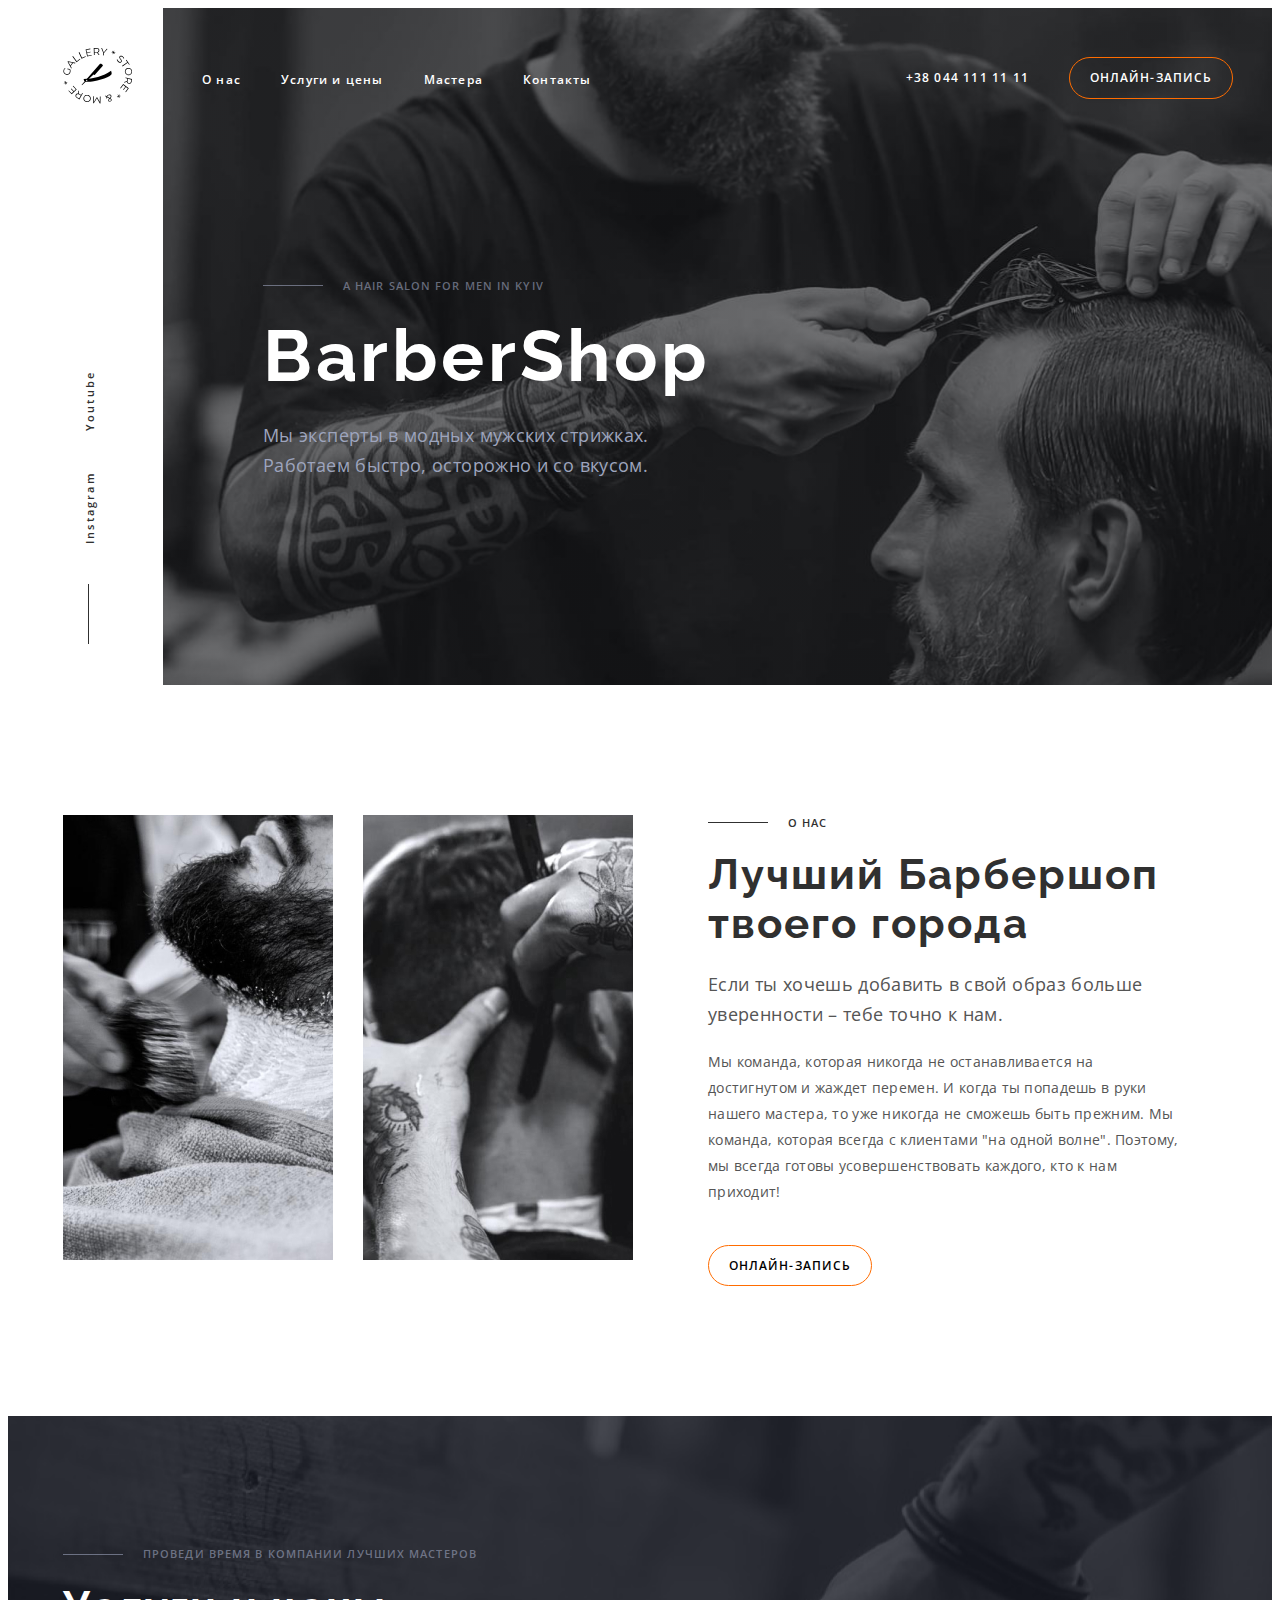
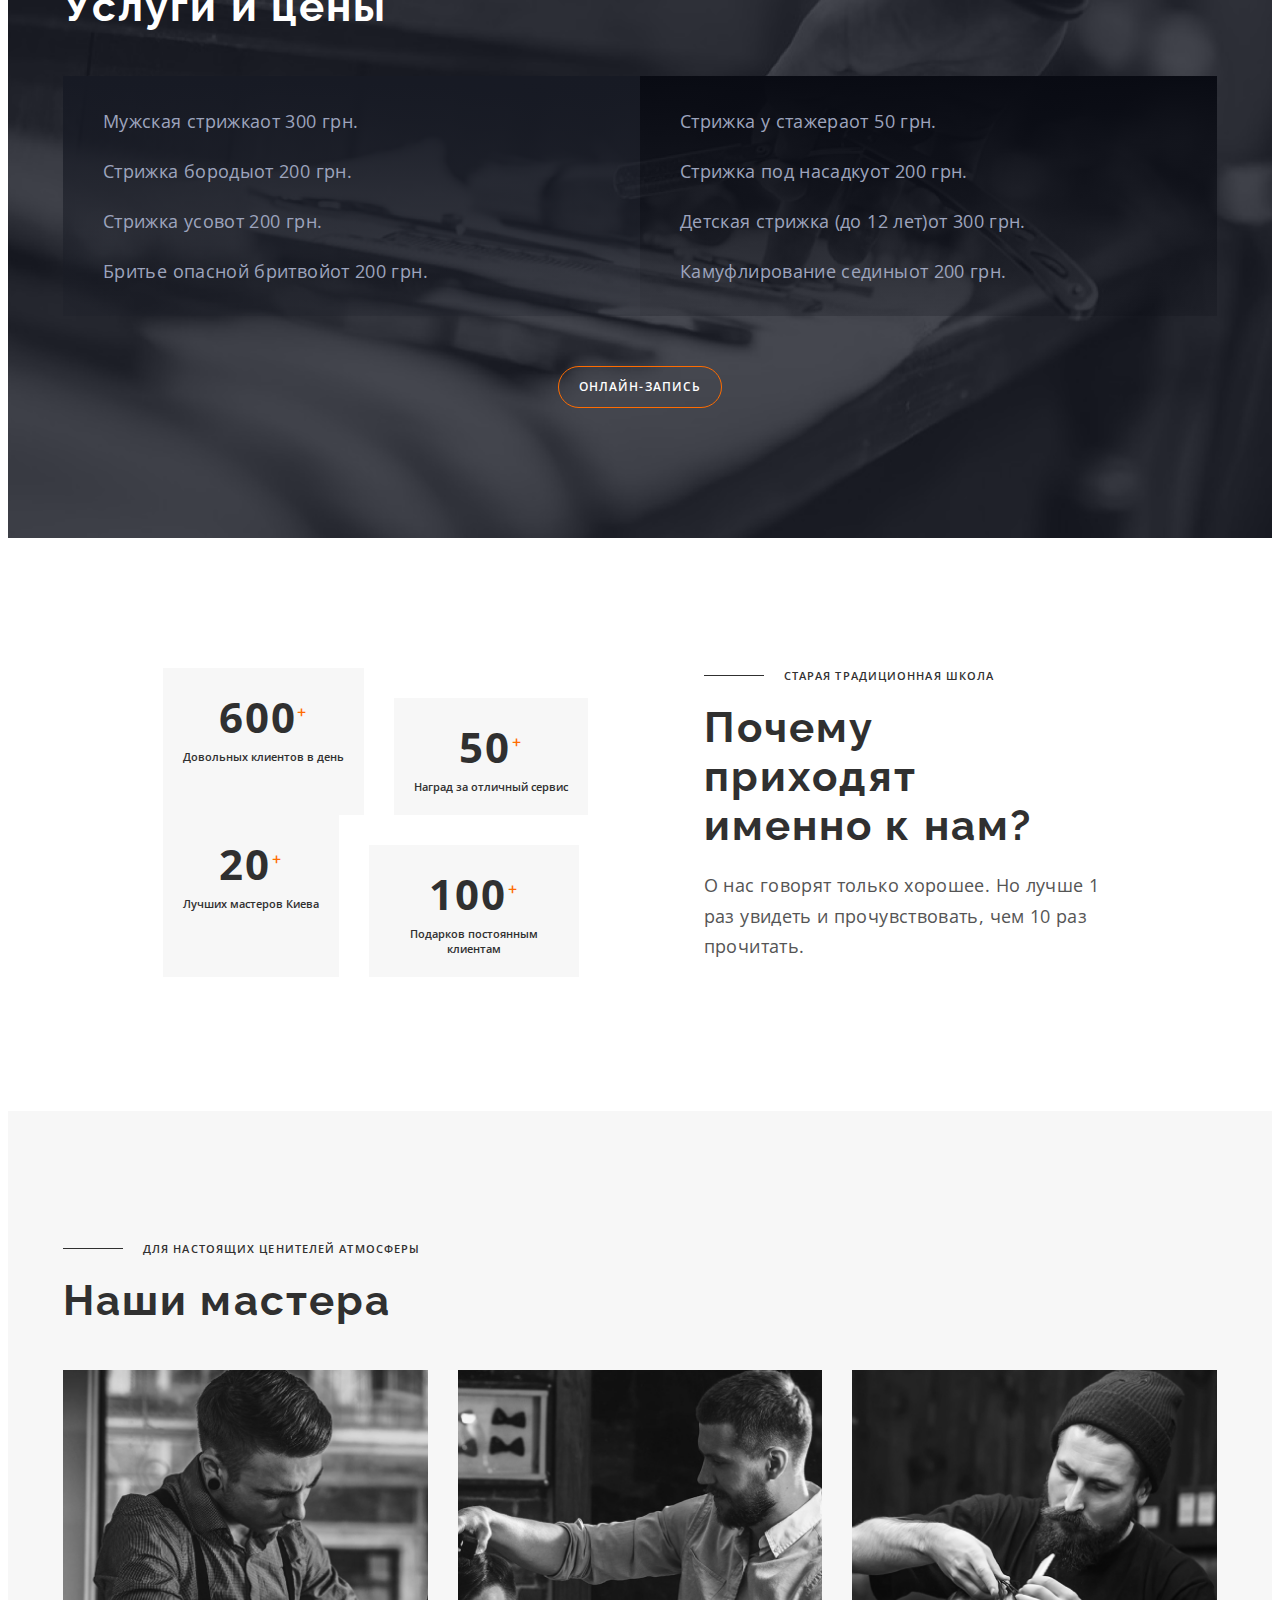
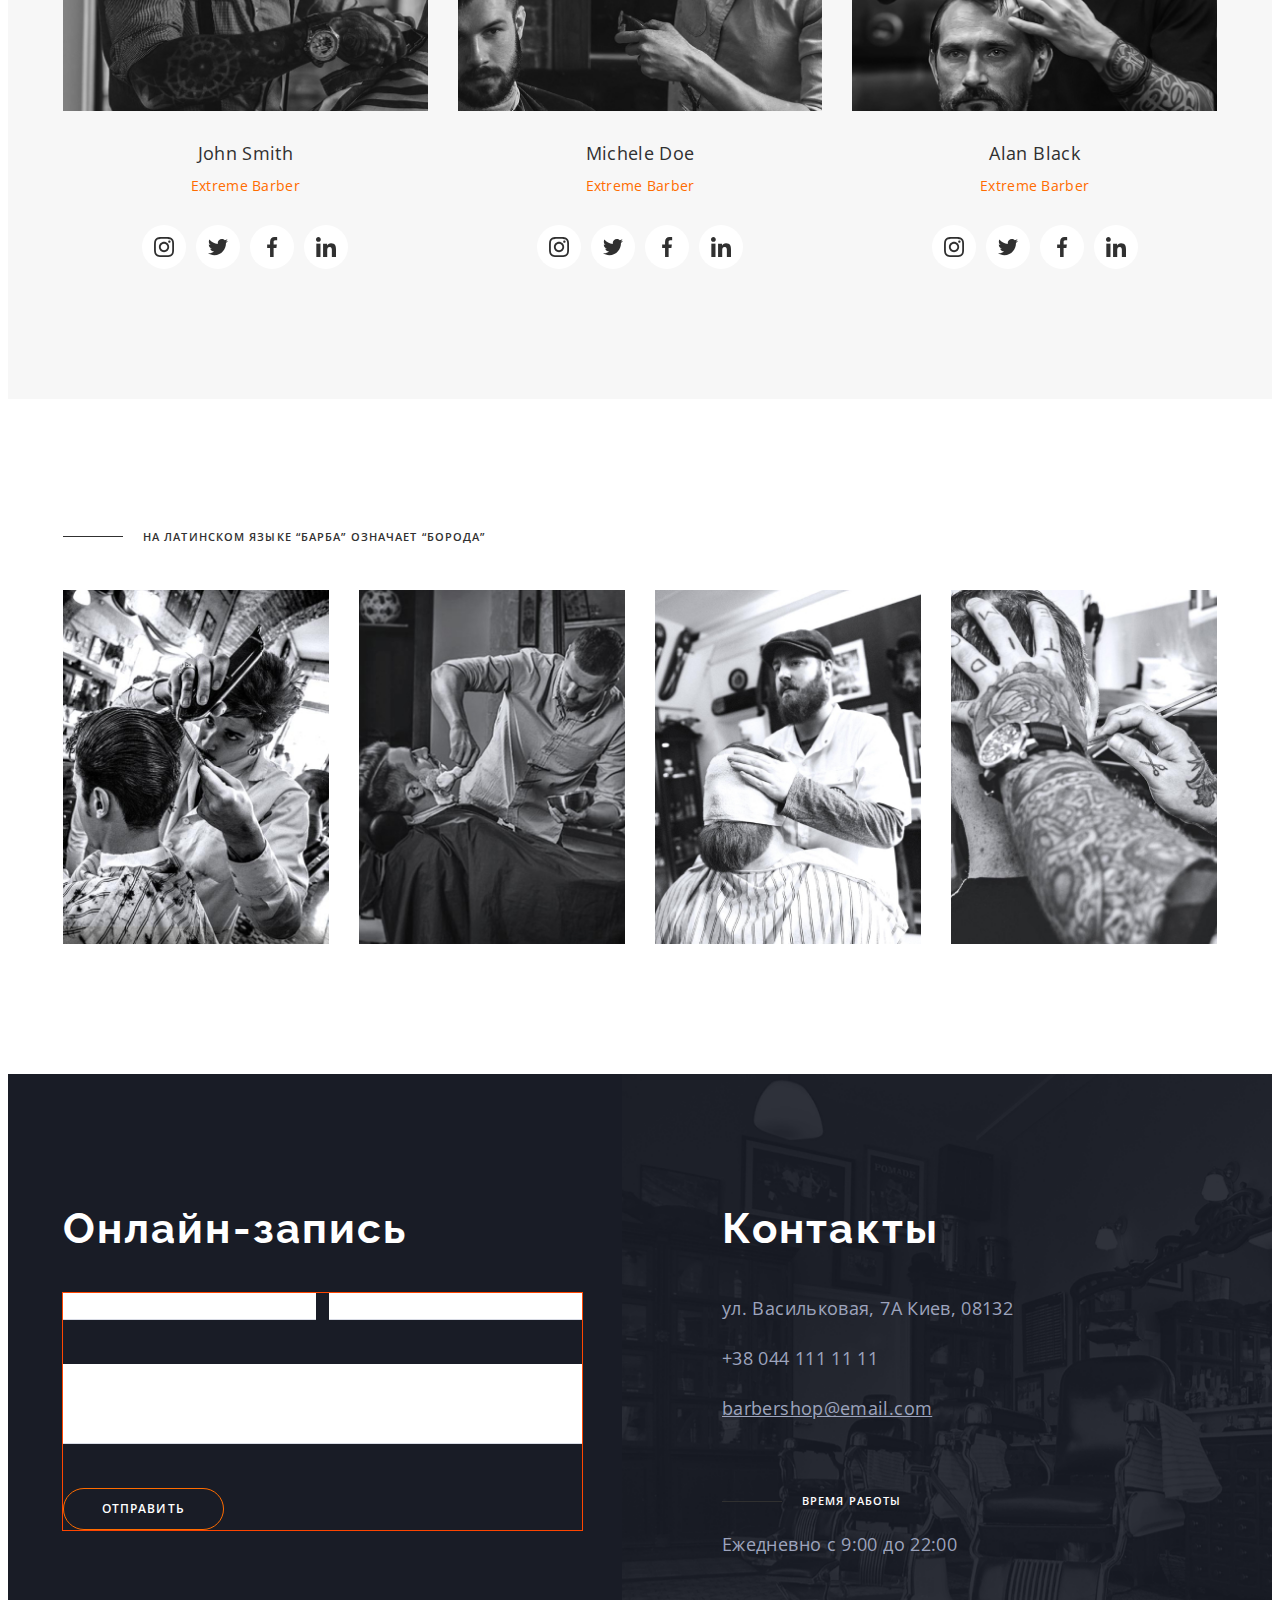
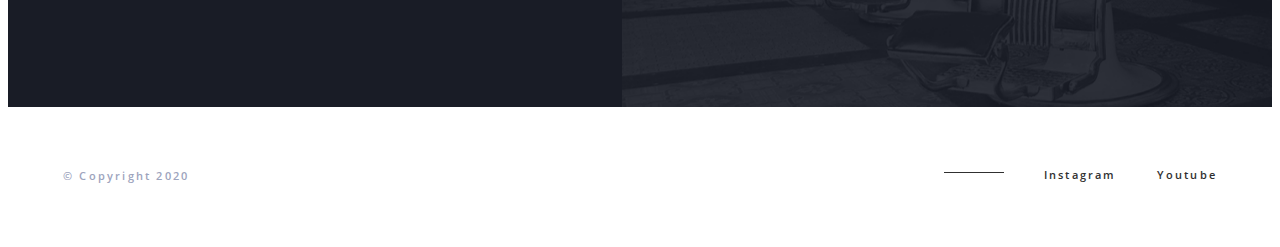
<file: index.html>
<!DOCTYPE html>
<html lang="ru">
  <head>
    <meta charset="UTF-8" />
    <meta name="viewport" content="width=device-width, initial-scale=1.0" />
    <title>BarberShop</title>

    <link
      rel="stylesheet"
      href="https://cdnjs.cloudflare.com/ajax/libs/modern-normalize/1.0.0/modern-normalize.min.css"
      integrity="sha512-ISS7cAi1PEhQ8jnbJpJZMd29NlhNj4AWYyLOSp2CE/CsHxTCu+r+t0D2yoJudVrd0/8fTVPUVDzY5Tvli75u/g=="
      crossorigin="anonymous"
    />
    <link rel="preconnect" href="https://fonts.gstatic.com" />
    <link
      href="https://fonts.googleapis.com/css2?family=Open+Sans:wght@400;600;700&family=Raleway:wght@700&display=swap"
      rel="stylesheet"
    />
    <link rel="stylesheet" href="./css/main.min.css" />
  </head>
  <body>
    <!-- HEADER -->
    <header class="header">
      <div class="container header-container">
        <nav class="header-navigation">
          <a href="#" aria-label="Логотип">
            <svg width="69" height="56">
              <title>Лого</title>
              <desc>Логотип Барбершопа Gallery Store</desc>
              <use href="./images/sprite.svg#Logo-icon"></use>
            </svg>
          </a>
          <ul class="nav-links unmarked-list">
            <li>
              <a href="#">О нас</a>
            </li>
            <li>
              <a href="#">Услуги и цены</a>
            </li>
            <li>
              <a href="#">Мастера</a>
            </li>
            <li>
              <a href="#">Контакты</a>
            </li>
          </ul>
        </nav>
        <div class="header-info-links">
          <a href="tel:+380441111111">+38 044 111 11 11</a>
          <button type="button" class="button button-light button-header">
            онлайн-запись
          </button>
        </div>
      </div>
    </header>

    <!-- MAIN -->
    <main>
      <!-- hero section -->
      <section class="hero-section">
        <div class="container hero-container">
          <div class="hero-left">
            <ul class="unmarked-list social-links top">
              <li><a href="#" lang="en">Instagram</a></li>
              <li><a href="#" lang="en">Youtube</a></li>
            </ul>
          </div>
          <div class="hero-right">
            <p class="pre-header pre-header-light">
              A hair salon for men in Kyiv
            </p>
            <h1 class="main-header">BarberShop</h1>
            <p class="description description-light">
              Мы эксперты в модных мужских стрижках. <br />Работаем быстро,
              осторожно и со вкусом.
            </p>
          </div>
        </div>
      </section>

      <!-- about us section -->
      <section>
        <div class="container about-container">
          <ul class="unmarked-list about-images-list">
            <li>
              <img
                src="./images/about-img-1.jpg"
                alt="Барбершоп бритье бороды"
                width="270"
                height="445"
              />
            </li>
            <li>
              <img
                src="./images/about-img-2.jpg"
                alt="Барбершоп мужская стрижка"
                width="270"
                height="445"
              />
            </li>
          </ul>
          <div class="about-us-info">
            <p class="pre-header">о нас</p>
            <h2 class="section-header">Лучший Барбершоп твоего города</h2>
            <p class="description">
              Если ты хочешь добавить в свой образ больше уверенности – тебе
              точно к нам.
            </p>
            <p class="about-us-text">
              Мы команда, которая никогда не останавливается на достигнутом и
              жаждет перемен. И когда ты попадешь в руки нашего мастера, то уже
              никогда не сможешь быть прежним. Мы команда, которая всегда с
              клиентами "на одной волне". Поэтому, мы всегда готовы
              усовершенствовать каждого, кто к нам приходит!
            </p>
            <button type="button" class="button button-dark">
              онлайн-запись
            </button>
          </div>
        </div>
      </section>

      <!-- services and prices section -->
      <section class="services-section">
        <div class="container services-container">
          <p class="pre-header pre-header-light">
            Проведи время в компании лучших мастеров
          </p>
          <h2 class="section-header section-header-light services-header">
            Услуги и цены
          </h2>
          <div class="price-list-wrapper">
            <ul class="unmarked-list price-list gradient-left">
              <li><span>Мужская стрижка</span><span>от 300 грн.</span></li>
              <li><span>Стрижка бороды</span><span>от 200 грн.</span></li>
              <li><span>Стрижка усов</span><span>от 200 грн.</span></li>
              <li>
                <span>Бритье опасной бритвой</span><span>от 200 грн.</span>
              </li>
            </ul>
            <ul class="unmarked-list price-list gradient-right">
              <li><span>Cтрижка у стажера</span><span>от 50 грн.</span></li>
              <li><span>Стрижка под насадку</span><span>от 200 грн.</span></li>
              <li>
                <span>Детская стрижка (до 12 лет)</span><span>от 300 грн.</span>
              </li>
              <li>
                <span>Камуфлирование седины</span><span>от 200 грн.</span>
              </li>
            </ul>
          </div>
          <button type="button" class="button button-light services-button">
            онлайн-запись
          </button>
        </div>
      </section>

      <!-- old traditions section -->
      <section>
        <div class="container traditions-container">
          <div class="traditions-left">
            <ul class="unmarked-list counter-cards">
              <li>
                <p class="counter">600<sup>+</sup></p>
                <p class="counter-description">Довольных клиентов в день</p>
              </li>
              <li>
                <p class="counter">50<sup>+</sup></p>
                <p class="counter-description">Наград за отличный сервис</p>
              </li>
            </ul>
            <ul class="unmarked-list counter-cards">
              <li>
                <p class="counter">20<sup>+</sup></p>
                <p class="counter-description">Лучших мастеров Киева</p>
              </li>
              <li>
                <p class="counter">100<sup>+</sup></p>
                <p class="counter-description">Подарков постоянным клиентам</p>
              </li>
            </ul>
          </div>
          <div class="traditions-right">
            <p class="pre-header">старая традиционная школа</p>
            <h2 class="section-header traditions-header">
              Почему приходят именно к нам?
            </h2>
            <p class="description traditions-description">
              О нас говорят только хорошее. Но лучше 1 раз увидеть и
              прочувствовать, чем 10 раз прочитать.
            </p>
          </div>
        </div>
      </section>

      <!-- our masters section -->
      <section class="masters-section">
        <div class="container masters-container">
          <p class="pre-header">для настоящих ценителей атмосферы</p>
          <h2 class="section-header masters-header">Наши мастера</h2>
          <ul class="unmarked-list masters-list">
            <li>
              <img
                src="./images/master-img-1.jpg"
                alt="John Smith"
                width="370"
                height="346"
              />
              <p class="master-name">John Smith</p>
              <p class="master-grade">Extreme Barber</p>
              <ul class="unmarked-list master-social-icons">
                <li>
                  <a href="" aria-label="Иконка инстаграма">
                    <svg class="master-social-icon">
                      <use href="./images/sprite.svg#instagram-icon"></use>
                    </svg>
                  </a>
                </li>
                <li>
                  <a href="" aria-label="Иконка Твиттер">
                    <svg class="master-social-icon">
                      <use href="./images/sprite.svg#twitter-icon"></use>
                    </svg>
                  </a>
                </li>
                <li>
                  <a href="" aria-label="Иконка Фейсбук">
                    <svg class="master-social-icon">
                      <use href="./images/sprite.svg#facebook-icon"></use>
                    </svg>
                  </a>
                </li>
                <li>
                  <a href="" aria-label="Иконка ЛинкедИн">
                    <svg class="master-social-icon">
                      <use href="./images/sprite.svg#linkedin-icon"></use>
                    </svg>
                  </a>
                </li>
              </ul>
            </li>
            <li>
              <img
                src="./images/master-img-2.jpg"
                alt="Michele Doe"
                width="370"
                height="346"
              />
              <p class="master-name">Michele Doe</p>
              <p class="master-grade">Extreme Barber</p>
              <ul class="unmarked-list master-social-icons">
                <li>
                  <a href="" aria-label="Иконка инстаграма">
                    <svg class="master-social-icon">
                      <use href="./images/sprite.svg#instagram-icon"></use>
                    </svg>
                  </a>
                </li>
                <li>
                  <a href="" aria-label="Иконка Твиттер">
                    <svg class="master-social-icon">
                      <use href="./images/sprite.svg#twitter-icon"></use>
                    </svg>
                  </a>
                </li>
                <li>
                  <a href="" aria-label="Иконка Фейсбук">
                    <svg class="master-social-icon">
                      <use href="./images/sprite.svg#facebook-icon"></use>
                    </svg>
                  </a>
                </li>
                <li>
                  <a href="" aria-label="Иконка ЛинкедИн">
                    <svg class="master-social-icon">
                      <use href="./images/sprite.svg#linkedin-icon"></use>
                    </svg>
                  </a>
                </li>
              </ul>
            </li>
            <li>
              <img
                src="./images/master-img-3.jpg"
                alt="Alan Black"
                width="370"
                height="346"
              />
              <p class="master-name">Alan Black</p>
              <p class="master-grade">Extreme Barber</p>
              <ul class="unmarked-list master-social-icons">
                <li>
                  <a href="" aria-label="Иконка инстаграма">
                    <svg class="master-social-icon">
                      <use href="./images/sprite.svg#instagram-icon"></use>
                    </svg>
                  </a>
                </li>
                <li>
                  <a href="" aria-label="Иконка Твиттер">
                    <svg class="master-social-icon">
                      <use href="./images/sprite.svg#twitter-icon"></use>
                    </svg>
                  </a>
                </li>
                <li>
                  <a href="" aria-label="Иконка Фейсбук">
                    <svg class="master-social-icon">
                      <use href="./images/sprite.svg#facebook-icon"></use>
                    </svg>
                  </a>
                </li>
                <li>
                  <a href="" aria-label="Иконка ЛинкедИн">
                    <svg class="master-social-icon">
                      <use href="./images/sprite.svg#linkedin-icon"></use>
                    </svg>
                  </a>
                </li>
              </ul>
            </li>
          </ul>
        </div>
      </section>

      <!-- gallery section -->
      <section>
        <div class="container gallery-container">
          <h2 hidden>Галерея</h2>
          <p class="pre-header gallary">
            На латинском языке “барба” означает “борода”
          </p>
          <ul class="unmarked-list gallary-images-list">
            <li>
              <img
                src="./images/gallery-img-1.jpg"
                alt="Барбершоп - мужская стрижка"
                width="270"
                height="360"
              />
            </li>
            <li>
              <img
                src="./images/gallery-img-2.jpg"
                alt="Барбершоп - бритье"
                width="270"
                height="360"
              />
            </li>
            <li>
              <img
                src="./images/gallery-img-3.jpg"
                alt="Барбершоп - мастер распаривает перед бритьем"
                width="270"
                height="360"
              />
            </li>
            <li>
              <img
                src="./images/gallery-img-4.jpg"
                alt="Барбершоп - работа с бритвой"
                width="270"
                height="360"
              />
            </li>
          </ul>
        </div>
      </section>

      <!-- contacts section -->
      <section class="contacts-section">
        <div class="container contacts-container">
          <div class="form-wrapper">
            <h2 class="section-header section-header-light contacts-header">
              Онлайн-запись
            </h2>
            <!-- form here -->
            <form action="" class="contacts-form">
              <input type="text" name="name" class="input" />
              <input type="tel" name="phone" class="input" />
              <textarea
                name="message"
                rows="5"
                class="input textarea"
              ></textarea>
              <button type="submit" class="button button-light form-btn">
                отправить
              </button>
            </form>
          </div>
          <div class="contacts-wrapper">
            <h2 class="section-header section-header-light contacts-header">
              Контакты
            </h2>
            <ul class="unmarked-list contacts-info">
              <li>
                <address>
                  <a href="#">ул. Васильковая, 7А Киев, 08132</a>
                </address>
              </li>
              <li>
                <a href="tel:+380441111111">+38 044 111 11 11</a>
              </li>
              <li>
                <a href="mailto:barbershop@email.com" class="contacts-mail"
                  >barbershop@email.com</a
                >
              </li>
            </ul>
            <p class="pre-header pre-header-white">время работы</p>
            <p class="working-hours">Ежедневно с 9:00 до 22:00</p>
          </div>
        </div>
      </section>
    </main>

    <!-- FOOTER -->
    <footer class="footer">
      <div class="container footer-container">
        <p>&copy; Copyright 2020</p>
        <ul class="unmarked-list social-links footer-links">
          <li><a href="#" lang="en">Instagram</a></li>
          <li><a href="#" lang="en">Youtube</a></li>
        </ul>
      </div>
    </footer>
  </body>
</html>
</file>
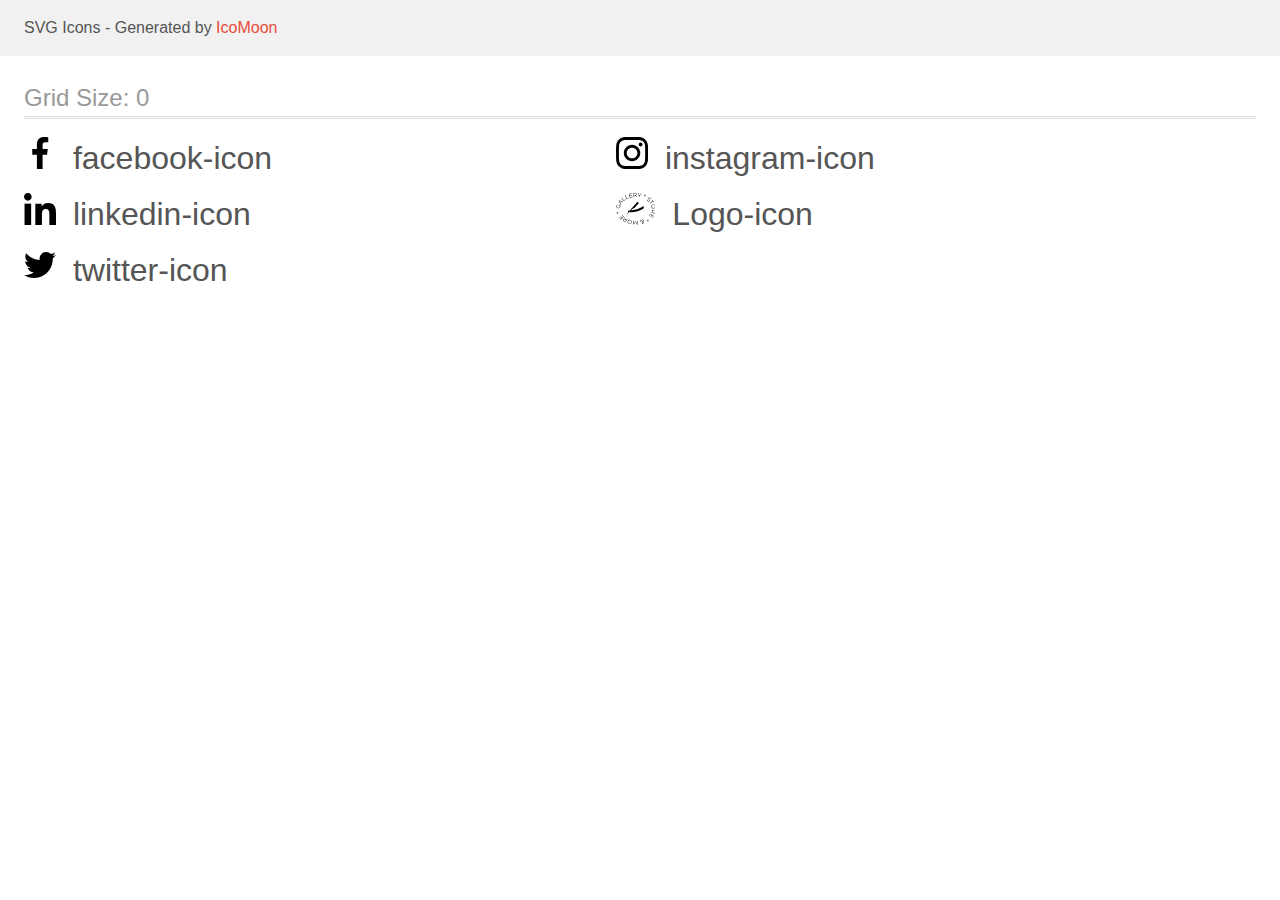
<file: images/icomoon/demo.html>
<!doctype html>
<html>
<head>
    <title>IcoMoon - SVG Icons</title>
    <meta charset="utf-8">
    <meta name="viewport" content="width=device-width, initial-scale=1">
    <link rel="stylesheet" href="demo-files/demo.css">
    <link rel="stylesheet" href="style.css">
</head>
<body>
<svg aria-hidden="true" style="position: absolute; width: 0; height: 0; overflow: hidden;" version="1.1" xmlns="http://www.w3.org/2000/svg" xmlns:xlink="http://www.w3.org/1999/xlink">
<defs>
<symbol id="facebook-icon" viewBox="0 0 32 32">
<path d="M21.329 5.313h2.921v-5.088c-0.504-0.069-2.237-0.225-4.256-0.225-4.212 0-7.097 2.649-7.097 7.519v4.481h-4.648v5.688h4.648v14.312h5.699v-14.311h4.46l0.708-5.688h-5.169v-3.919c0.001-1.644 0.444-2.769 2.735-2.769z"></path>
</symbol>
<symbol id="instagram-icon" viewBox="0 0 32 32">
<path d="M31.969 9.408c-0.075-1.7-0.35-2.869-0.744-3.882-0.406-1.075-1.031-2.038-1.85-2.838-0.8-0.813-1.769-1.444-2.832-1.844-1.019-0.394-2.182-0.669-3.882-0.744-1.713-0.081-2.257-0.1-6.601-0.1s-4.888 0.019-6.595 0.094c-1.7 0.075-2.869 0.35-3.882 0.744-1.075 0.406-2.038 1.031-2.838 1.85-0.813 0.8-1.444 1.769-1.844 2.832-0.394 1.019-0.669 2.182-0.744 3.882-0.081 1.713-0.1 2.257-0.1 6.601s0.019 4.888 0.094 6.595c0.075 1.7 0.35 2.869 0.744 3.882 0.406 1.075 1.038 2.038 1.85 2.838 0.8 0.813 1.769 1.444 2.832 1.844 1.019 0.394 2.182 0.669 3.882 0.744 1.706 0.075 2.25 0.094 6.595 0.094s4.888-0.019 6.595-0.094c1.7-0.075 2.869-0.35 3.882-0.744 2.151-0.832 3.851-2.532 4.682-4.682 0.394-1.019 0.669-2.182 0.744-3.882 0.075-1.707 0.094-2.251 0.094-6.595s-0.006-4.888-0.081-6.595zM29.087 22.473c-0.069 1.563-0.331 2.407-0.55 2.969-0.538 1.394-1.644 2.5-3.038 3.038-0.563 0.219-1.413 0.481-2.969 0.55-1.688 0.075-2.194 0.094-6.464 0.094s-4.782-0.019-6.464-0.094c-1.563-0.069-2.407-0.331-2.969-0.55-0.694-0.256-1.325-0.663-1.838-1.194-0.531-0.519-0.938-1.144-1.194-1.838-0.219-0.563-0.481-1.413-0.55-2.969-0.075-1.688-0.094-2.194-0.094-6.464s0.019-4.782 0.094-6.464c0.069-1.563 0.331-2.407 0.55-2.969 0.256-0.694 0.663-1.325 1.2-1.838 0.519-0.531 1.144-0.938 1.838-1.194 0.563-0.219 1.413-0.481 2.969-0.55 1.688-0.075 2.194-0.094 6.464-0.094 4.276 0 4.782 0.019 6.464 0.094 1.563 0.069 2.407 0.331 2.969 0.55 0.694 0.256 1.325 0.662 1.838 1.194 0.531 0.519 0.938 1.144 1.194 1.838 0.219 0.563 0.481 1.413 0.55 2.969 0.075 1.688 0.094 2.194 0.094 6.464s-0.019 4.77-0.094 6.458z"></path>
<path d="M16.059 7.783c-4.538 0-8.22 3.682-8.22 8.22s3.682 8.22 8.22 8.22c4.538 0 8.22-3.682 8.22-8.22s-3.682-8.22-8.22-8.22zM16.059 21.335c-2.944 0-5.332-2.388-5.332-5.332s2.388-5.332 5.332-5.332c2.944 0 5.332 2.388 5.332 5.332s-2.388 5.332-5.332 5.332z"></path>
<path d="M26.524 7.458c0 1.060-0.859 1.919-1.919 1.919s-1.919-0.859-1.919-1.919c0-1.060 0.859-1.919 1.919-1.919s1.919 0.859 1.919 1.919z"></path>
</symbol>
<symbol id="linkedin-icon" viewBox="0 0 32 32">
<path d="M31.992 32v-0.001h0.008v-11.736c0-5.741-1.236-10.164-7.948-10.164-3.227 0-5.392 1.771-6.276 3.449h-0.093v-2.913h-6.364v21.364h6.627v-10.579c0-2.785 0.528-5.479 3.977-5.479 3.399 0 3.449 3.179 3.449 5.657v10.401h6.62z"></path>
<path d="M0.528 10.636h6.635v21.364h-6.635v-21.364z"></path>
<path d="M3.843 0c-2.121 0-3.843 1.721-3.843 3.843s1.721 3.879 3.843 3.879c2.121 0 3.843-1.757 3.843-3.879-0.001-2.121-1.723-3.843-3.843-3.843v0z"></path>
</symbol>
<symbol id="Logo-icon" viewBox="0 0 39 32">
<path d="M22.371 9.64l-0.749-0.571c-0.117-0.095-0.267-0.139-0.416-0.124s-0.288 0.088-0.384 0.204l-10.36 11.897 0.16 0.177 2.566-2.366c-0.085-0.034-0.156-0.098-0.2-0.179s-0.058-0.175-0.039-0.265c0.018-0.090 0.068-0.171 0.14-0.229s0.162-0.088 0.254-0.087c0.083 0 0.164 0.027 0.231 0.076s0.116 0.119 0.141 0.198l3.383-3.137c0.052-0.042 0.116-0.064 0.183-0.064s0.131 0.023 0.183 0.064l0.171 0.126c0.058 0.042 0.129 0.060 0.2 0.052s0.136-0.043 0.183-0.097l4.423-4.96c0.047-0.049 0.083-0.108 0.105-0.172s0.030-0.133 0.024-0.2c-0.006-0.068-0.027-0.133-0.062-0.192s-0.080-0.11-0.136-0.149z"></path>
<path d="M27.24 12.989c-2.267 1.613-4.807 2.804-7.497 3.514-2.67 0.679-5.402 1.085-8.154 1.211 0.055 0.406 0.155 0.804 0.297 1.189 1.554 1.406 13.257-0.994 15.543-3.771 0.486-0.577-0.189-2.143-0.189-2.143zM13.343 18.857c-0.077 0-0.152-0.023-0.216-0.066s-0.114-0.103-0.143-0.174-0.037-0.149-0.022-0.224c0.015-0.075 0.052-0.145 0.106-0.199s0.124-0.091 0.199-0.106c0.075-0.015 0.153-0.007 0.225 0.022s0.132 0.079 0.174 0.143 0.066 0.139 0.066 0.216c0.001 0.051-0.009 0.102-0.028 0.15s-0.048 0.091-0.084 0.127c-0.036 0.036-0.079 0.065-0.127 0.084s-0.098 0.029-0.15 0.028z"></path>
<path d="M2.286 12.166l0.091-0.394 1.486 0.337c0.123 0.226 0.198 0.475 0.223 0.731 0.028 0.271 0.011 0.546-0.051 0.811-0.074 0.369-0.243 0.712-0.491 0.994-0.236 0.267-0.54 0.464-0.88 0.571-0.35 0.108-0.723 0.122-1.080 0.040-0.358-0.077-0.688-0.251-0.954-0.503-0.262-0.242-0.45-0.553-0.543-0.897-0.103-0.374-0.103-0.769 0-1.143 0.061-0.28 0.172-0.547 0.326-0.789 0.146-0.22 0.342-0.402 0.571-0.531l0.206 0.314c-0.197 0.121-0.366 0.282-0.496 0.473s-0.218 0.408-0.258 0.635c-0.071 0.296-0.065 0.604 0.017 0.897 0.077 0.278 0.229 0.529 0.44 0.726 0.217 0.21 0.488 0.354 0.783 0.417 0.286 0.080 0.588 0.080 0.874 0 0.274-0.090 0.52-0.25 0.714-0.463 0.2-0.23 0.337-0.507 0.4-0.806 0.094-0.362 0.070-0.744-0.069-1.091l-1.309-0.331z"></path>
<path d="M5.52 8.571l-1.331 1.777 0.571 1.023-0.263 0.354-2.114-3.857 0.246-0.337 4.303 0.926-0.269 0.354-1.143-0.24zM5.143 8.48l-2.286-0.514 1.143 2.051 1.143-1.537z"></path>
<path d="M5.143 4.886l0.343-0.257 2.177 2.914 1.794-1.343 0.217 0.291-2.131 1.594-2.4-3.2z"></path>
<path d="M8.743 2.503l0.383-0.171 1.509 3.303 2.040-0.926 0.149 0.331-2.423 1.103-1.657-3.64z"></path>
<path d="M16.274 3.817l0.086 0.36-2.754 0.646-0.914-3.897 2.674-0.623 0.080 0.354-2.286 0.531 0.326 1.383 2.011-0.474 0.086 0.354-2.017 0.469 0.343 1.446 2.366-0.549z"></path>
<path d="M20.2 3.96l-0.954-1.257c-0.107 0.006-0.213 0.006-0.32 0l-1.074 0.034 0.040 1.269h-0.423l-0.131-4 1.52-0.006c0.43-0.040 0.86 0.076 1.211 0.326 0.148 0.119 0.268 0.271 0.349 0.443s0.122 0.361 0.12 0.551c0.017 0.282-0.057 0.563-0.211 0.8-0.164 0.228-0.396 0.398-0.663 0.486l1 1.337-0.463 0.017zM19.8 2.080c0.103-0.094 0.182-0.211 0.233-0.34s0.070-0.269 0.058-0.408c0.003-0.139-0.026-0.278-0.084-0.405s-0.145-0.238-0.253-0.327c-0.263-0.179-0.58-0.261-0.897-0.234l-1.086 0.040 0.069 2 1.063-0.034c0.324 0.012 0.642-0.091 0.897-0.291z"></path>
<path d="M23.223 2.897l-0.206 1.366-0.417-0.063 0.211-1.343-1.183-2.857 0.446 0.069 1.011 2.434 1.714-2.017 0.4 0.086-1.977 2.326z"></path>
<path d="M28.874 2.657l0.497 0.646-0.217 0.171-0.497-0.663-0.314 0.749-0.24-0.103 0.32-0.749-0.823 0.109v-0.274l0.811-0.091-0.503-0.646 0.223-0.171 0.44 0.651 0.309-0.754 0.246 0.103-0.291 0.766 0.823-0.114v0.28l-0.783 0.091z"></path>
<path d="M30.783 7.263c-0.135-0.208-0.219-0.445-0.246-0.691l0.337-0.149c0.025 0.226 0.099 0.445 0.217 0.64 0.128 0.219 0.294 0.412 0.491 0.571 0.204 0.195 0.464 0.321 0.743 0.36 0.101 0.009 0.203-0.006 0.296-0.045s0.176-0.1 0.241-0.178c0.047-0.052 0.084-0.114 0.106-0.181s0.031-0.138 0.025-0.208c-0.019-0.139-0.066-0.273-0.137-0.394-0.107-0.175-0.224-0.345-0.349-0.509-0.152-0.199-0.29-0.409-0.411-0.629-0.093-0.164-0.144-0.349-0.149-0.537-0-0.212 0.079-0.416 0.223-0.571 0.124-0.151 0.289-0.264 0.474-0.326 0.207-0.060 0.427-0.060 0.634 0 0.267 0.087 0.514 0.227 0.726 0.411 0.176 0.146 0.332 0.315 0.463 0.503 0.121 0.174 0.212 0.367 0.269 0.571l-0.326 0.171c-0.057-0.19-0.142-0.372-0.251-0.537-0.109-0.148-0.238-0.281-0.383-0.394-0.201-0.194-0.46-0.317-0.737-0.349-0.102-0.009-0.204 0.008-0.298 0.049s-0.176 0.104-0.239 0.185c-0.049 0.051-0.086 0.113-0.108 0.18s-0.031 0.138-0.023 0.209c0.013 0.144 0.060 0.283 0.137 0.406 0.080 0.131 0.194 0.303 0.349 0.509 0.153 0.195 0.291 0.401 0.411 0.617 0.095 0.164 0.148 0.348 0.154 0.537 0 0.212-0.079 0.416-0.223 0.571-0.125 0.153-0.292 0.266-0.48 0.326-0.207 0.062-0.428 0.062-0.634 0-0.269-0.087-0.517-0.227-0.731-0.411-0.231-0.201-0.424-0.441-0.571-0.709z"></path>
<path d="M36.531 8.097l-0.806-1.143 0.297-0.211 1.857 2.651-0.297 0.211-0.806-1.143-2.983 2.086-0.24-0.349 2.977-2.103z"></path>
<path d="M35.251 12.794c0.102-0.345 0.3-0.655 0.571-0.891 0.265-0.238 0.589-0.401 0.937-0.474 0.355-0.082 0.726-0.068 1.074 0.040 0.336 0.111 0.638 0.308 0.874 0.571 0.246 0.283 0.414 0.626 0.486 0.994 0.095 0.361 0.095 0.741 0 1.103-0.105 0.344-0.303 0.652-0.571 0.891-0.273 0.244-0.604 0.413-0.961 0.491s-0.729 0.062-1.079-0.046c-0.339-0.106-0.642-0.304-0.874-0.571-0.245-0.282-0.412-0.622-0.486-0.989-0.087-0.37-0.078-0.755 0.029-1.12zM36 14.611c0.191 0.217 0.438 0.377 0.714 0.463 0.285 0.083 0.586 0.092 0.875 0.028s0.558-0.199 0.782-0.394c0.211-0.194 0.367-0.441 0.451-0.714 0.080-0.289 0.087-0.593 0.023-0.886s-0.2-0.565-0.394-0.794c-0.199-0.218-0.454-0.378-0.737-0.463-0.288-0.077-0.592-0.077-0.88 0-0.291 0.056-0.56 0.192-0.777 0.394-0.213 0.195-0.369 0.444-0.451 0.72-0.078 0.29-0.078 0.596 0 0.886 0.063 0.284 0.199 0.546 0.394 0.76z"></path>
<path d="M34.817 19.428l1.48-0.571c0-0.103 0.034-0.206 0.063-0.314l0.28-1.034-1.211-0.314 0.109-0.406 3.863 1.034-0.389 1.446c-0.088 0.422-0.323 0.799-0.663 1.063-0.156 0.109-0.336 0.18-0.524 0.207s-0.381 0.012-0.562-0.047c-0.276-0.060-0.523-0.212-0.7-0.431s-0.275-0.492-0.277-0.775l-1.577 0.571 0.109-0.429zM36.731 19.588c0.067 0.121 0.158 0.228 0.267 0.314s0.235 0.148 0.368 0.184c0.134 0.036 0.274 0.044 0.411 0.024s0.269-0.067 0.388-0.139c0.252-0.203 0.424-0.488 0.486-0.806l0.274-1.029-1.937-0.52-0.274 1.029c-0.105 0.306-0.099 0.64 0.017 0.943z"></path>
<path d="M32.766 23.109l-0.291-0.223 1.714-2.257 3.189 2.417-1.657 2.189-0.291-0.223 1.4-1.846-1.143-0.863-1.251 1.651-0.286-0.217 1.28-1.651-1.183-0.897-1.48 1.92z"></path>
<path d="M31.429 27.663l-0.817 0.046v-0.274l0.817-0.006-0.44-0.68 0.223-0.143 0.434 0.686 0.354-0.766 0.246 0.131-0.389 0.72 0.817-0.046v0.28h-0.829l0.44 0.68-0.223 0.143-0.434-0.686-0.377 0.743-0.24-0.137 0.417-0.691z"></path>
<path d="M24 27.206l0.691 0.383c0.116-0.223 0.278-0.418 0.475-0.574s0.425-0.268 0.668-0.329c0.227-0.071 0.466-0.096 0.703-0.074 0.206 0.016 0.403 0.087 0.571 0.206 0.152 0.115 0.264 0.275 0.32 0.457 0.069 0.226 0.057 0.468-0.034 0.686-0.143 0.296-0.337 0.564-0.571 0.794 0.188 0.101 0.363 0.226 0.52 0.371 0.108 0.111 0.188 0.246 0.234 0.394 0.029 0.115 0.031 0.236 0.005 0.352s-0.078 0.224-0.154 0.317c-0.153 0.22-0.38 0.376-0.64 0.44-0.228 0.087-0.48 0.087-0.709 0-0.102-0.044-0.191-0.11-0.263-0.194s-0.122-0.184-0.149-0.291c-0.060-0.189-0.046-0.393 0.040-0.571 0.131-0.26 0.303-0.497 0.509-0.703l-1.377-0.766c-0.053 0.269-0.064 0.545-0.034 0.817h-0.349c-0.023-0.336 0.015-0.673 0.114-0.994l-0.72-0.4 0.149-0.32zM24.994 27.777l1.514 0.84c0.198-0.189 0.363-0.412 0.486-0.657 0.063-0.166 0.063-0.349 0-0.514-0.026-0.099-0.076-0.19-0.146-0.265s-0.157-0.131-0.254-0.164c-0.237-0.080-0.494-0.080-0.731 0-0.194 0.051-0.374 0.144-0.528 0.273s-0.278 0.289-0.363 0.47l0.023 0.017zM27.143 30.063c0.037-0.063 0.061-0.134 0.069-0.206s0-0.147-0.023-0.216c-0.035-0.113-0.098-0.215-0.183-0.297-0.145-0.123-0.305-0.228-0.474-0.314-0.173 0.171-0.325 0.363-0.451 0.571-0.069 0.13-0.085 0.281-0.046 0.423 0.018 0.065 0.050 0.126 0.093 0.178s0.097 0.095 0.158 0.124c0.145 0.055 0.306 0.055 0.451 0 0.155-0.041 0.291-0.137 0.383-0.269l0.023 0.006z"></path>
<path d="M17.034 31.611l0.080-4h0.406l-0.063 3.2 1.623-2.663h0.2l1.52 2.709 0.057-3.183h0.406l-0.074 4h-0.349l-1.68-2.989-1.777 2.931-0.349-0.006z"></path>
<path d="M15.046 27.429c0.261 0.249 0.448 0.566 0.54 0.915s0.085 0.717-0.020 1.062c-0.094 0.354-0.281 0.675-0.543 0.931-0.254 0.25-0.573 0.424-0.92 0.503-0.366 0.083-0.748 0.071-1.109-0.034-0.359-0.088-0.69-0.267-0.96-0.52-0.257-0.246-0.441-0.558-0.531-0.903-0.088-0.356-0.081-0.729 0.019-1.082s0.291-0.673 0.553-0.93c0.25-0.249 0.561-0.427 0.903-0.514 0.365-0.082 0.744-0.071 1.103 0.034 0.363 0.092 0.696 0.277 0.966 0.537zM13.097 27.229c-0.28 0.065-0.535 0.208-0.737 0.411-0.21 0.21-0.361 0.472-0.434 0.76-0.080 0.286-0.080 0.588 0 0.874 0.067 0.278 0.212 0.532 0.417 0.731 0.215 0.21 0.481 0.362 0.771 0.44 0.291 0.074 0.595 0.074 0.886 0 0.28-0.069 0.536-0.211 0.743-0.411 0.209-0.21 0.359-0.473 0.434-0.76 0.080-0.288 0.080-0.592 0-0.88-0.073-0.277-0.219-0.53-0.423-0.731-0.216-0.211-0.484-0.36-0.777-0.434-0.288-0.080-0.592-0.080-0.88 0z"></path>
<path d="M8.771 24.571l0.154 1.571c0.098 0.042 0.193 0.090 0.286 0.143l0.931 0.537 0.629-1.109 0.371 0.211-2 3.446-1.303-0.749c-0.385-0.193-0.689-0.517-0.857-0.914-0.062-0.179-0.083-0.369-0.061-0.557s0.086-0.369 0.187-0.529c0.133-0.25 0.343-0.451 0.6-0.571 0.261-0.108 0.549-0.13 0.823-0.063l-0.166-1.68 0.406 0.263zM8.12 26.377c-0.134 0.034-0.26 0.094-0.371 0.178s-0.203 0.188-0.271 0.308c-0.069 0.12-0.113 0.253-0.129 0.39s-0.005 0.277 0.034 0.41c0.134 0.296 0.366 0.536 0.657 0.68l0.92 0.531 1-1.714-0.92-0.531c-0.264-0.198-0.59-0.297-0.92-0.28v0.029z"></path>
<path d="M5.389 21.892l0.257-0.257 1.971 2.029-2.857 2.789-1.903-1.966 0.263-0.257 1.617 1.663 0.977-0.989-1.417-1.474 0.274-0.263 1.446 1.486 1.063-1.034-1.691-1.726z"></path>
<path d="M1.143 19.646l0.137-0.789 0.269 0.040-0.154 0.811 0.76-0.28 0.091 0.251-0.771 0.263 0.634 0.537-0.183 0.206-0.611-0.571-0.143 0.811-0.274-0.051 0.16-0.811-0.766 0.274-0.086-0.223 0.766-0.269-0.634-0.531 0.189-0.206 0.617 0.537z"></path>
</symbol>
<symbol id="twitter-icon" viewBox="0 0 32 32">
<path d="M32 6.078c-1.19 0.522-2.458 0.868-3.78 1.036 1.36-0.812 2.398-2.088 2.886-3.626-1.268 0.756-2.668 1.29-4.16 1.588-1.204-1.282-2.92-2.076-4.792-2.076-3.632 0-6.556 2.948-6.556 6.562 0 0.52 0.044 1.020 0.152 1.496-5.454-0.266-10.28-2.88-13.522-6.862-0.566 0.982-0.898 2.106-0.898 3.316 0 2.272 1.17 4.286 2.914 5.452-1.054-0.020-2.088-0.326-2.964-0.808 0 0.020 0 0.046 0 0.072 0 3.188 2.274 5.836 5.256 6.446-0.534 0.146-1.116 0.216-1.72 0.216-0.42 0-0.844-0.024-1.242-0.112 0.85 2.598 3.262 4.508 6.13 4.57-2.232 1.746-5.066 2.798-8.134 2.798-0.538 0-1.054-0.024-1.57-0.090 2.906 1.874 6.35 2.944 10.064 2.944 12.072 0 18.672-10 18.672-18.668 0-0.29-0.010-0.57-0.024-0.848 1.302-0.924 2.396-2.078 3.288-3.406z"></path>
</symbol>
</defs>
</svg>

<header class="bgc1 clearfix">
<div class="mhl">
    <p>SVG Icons - Generated by <a href="https://icomoon.io/app">IcoMoon</a></p>
</div>
</header>
    <div class="clearfix mhl ptl">
        <h1 class="mvm mtn fgc1">Grid Size: 0</h1>
        <div class="glyph fs1">
            <div class="clearfix pbs">
                <svg class="icon facebook-icon"><use xlink:href="#facebook-icon"></use></svg><span class="name"> facebook-icon</span>
            </div>
        </div>
        <div class="glyph fs1">
            <div class="clearfix pbs">
                <svg class="icon instagram-icon"><use xlink:href="#instagram-icon"></use></svg><span class="name"> instagram-icon</span>
            </div>
        </div>
        <div class="glyph fs1">
            <div class="clearfix pbs">
                <svg class="icon linkedin-icon"><use xlink:href="#linkedin-icon"></use></svg><span class="name"> linkedin-icon</span>
            </div>
        </div>
        <div class="glyph fs1">
            <div class="clearfix pbs">
                <svg class="icon Logo-icon"><use xlink:href="#Logo-icon"></use></svg><span class="name"> Logo-icon</span>
            </div>
        </div>
        <div class="glyph fs1">
            <div class="clearfix pbs">
                <svg class="icon twitter-icon"><use xlink:href="#twitter-icon"></use></svg><span class="name"> twitter-icon</span>
            </div>
        </div>
  </div>
<script defer src="svgxuse.js"></script>
</body>
</html>
</file>
<file: images/icomoon/demo-files/demo.css>
body {
  padding: 0;
  margin: 0;
  font-family: sans-serif;
  font-size: 1em;
  line-height: 1.5;
  color: #555;
  background: #fff;
}
h1 {
  font-size: 1.5em;
  font-weight: normal;
  box-shadow: 0 1px #ddd, 0 2px #fff, 0 3px #ddd;
}
small {
  font-size: .66666667em;
}
a {
  color: #e74c3c;
  text-decoration: none;
}
a:hover, a:focus {
  box-shadow: 0 1px #e74c3c;
}
.bshadow0, input {
  box-shadow: inset 0 -2px #e7e7e7;
}
input:hover {
  box-shadow: inset 0 -2px #ccc;
}
input, fieldset {
  font-size: 1em;
  margin: 0;
  padding: 0;
  border: 0;
}
input {
  color: inherit;
  line-height: 1.5;
  height: 1.5em;
  padding: .25em 0;
}
input:focus {
  outline: none;
  box-shadow: inset 0 -2px #449fdb;
}
.glyph {
  font-size: 16px;
  margin-right: 1.5em;
  float: left;
  width: 17em;
}
svg {
  color: #000;
}
.liga {
  width: 80%;
  width: calc(100% - 2.5em);
}
.talign-right {
  text-align: right;
}
.talign-center {
  text-align: center;
}
.bgc1 {
  background: #f1f1f1;
}
.fgc0 {
  color: #000;
}
.fgc1 {
  color: #999;
}
p {
  margin-top: 1em;
  margin-bottom: 1em;
}
.mvm {
  margin-top: .75em;
  margin-bottom: .75em;
}
.mtn {
  margin-top: 0;
}
.mtl, .mal {
  margin-top: 1.5em;
}
.mbl, .mal {
  margin-bottom: 1.5em;
}
.mal, .mhl {
  margin-left: 1.5em;
  margin-right: 1.5em;
}
.mhmm {
  margin-left: 1em;
  margin-right: 1em;
}
.ptl {
  padding-top: 1.5em;
}
.pbs, .pvs {
  padding-bottom: .25em;
}
.pvs, .pts {
  padding-top: .25em;
}
.unit {
  float: left;
}
.unitRight {
  float: right;
}
.size1of2 {
  width: 50%;
}
.size1of1 {
  width: 100%;
}
.clearfix:before, .clearfix:after {
  content: " ";
  display: table;
}
.clearfix:after {
  clear: both;
}
.hidden-true {
  display: none;
}
.textbox0 {
  width: 3em;
  background: #f1f1f1;
  padding: .25em .5em;
  line-height: 1.5;
  height: 1.5em;
}
.fs0 {
  font-size: 16px;
}
.fs1 {
  font-size: 32px;
}
.name {
  margin-left: .25em;
}
</file>
<file: images/icomoon/style.css>
.icon {
  display: inline-block;
  width: 1em;
  height: 1em;
  stroke-width: 0;
  stroke: currentColor;
  fill: currentColor;
}

/* ==========================================
Single-colored icons can be modified like so:
.name-icon {
  font-size: 32px;
  color: red;
}
========================================== */

.Logo-icon {
  width: 1.232421875em;
}
</file>
<file: css/main.min.css>
body{font-family:'Open Sans', sans-serif;color:#555}h1,h2,h3,h4,h5,h6{font-family:'Raleway', sans-serif;color:#303030}a{text-decoration:none}img{display:block;width:100%;height:auto}address{font-style:normal}.container{max-width:1280px;padding-left:55px;padding-right:55px;margin-left:auto;margin-right:auto}@media screen and (min-width: 768px) and (max-width: 1279px){.container{max-width:768px}}@media screen and (min-width: 480px) and (max-width: 767px){.container{max-width:480px}}.about-container,.services-container,.traditions-container,.masters-container,.gallery-container,.form-wrapper,.contacts-wrapper{padding-top:130px;padding-bottom:130px}.unmarked-list{list-style:none;padding-left:0;margin-top:0;margin-bottom:0}.hero-container,.about-container,.about-images-list,.traditions-container,.price-list-wrapper,.masters-list,.gallary-images-list,.counter-cards,.contacts-container,.footer-container,.social-links,.master-social-icons,.pre-header,.hero-left,.contacts-form{display:-webkit-box;display:-ms-flexbox;display:flex}.section-header{font-weight:700;font-size:42px;line-height:1.17;letter-spacing:0.05em;margin-top:0;margin-bottom:20px}.section-header-light{color:#fff}.pre-header{font-weight:600;font-size:11px;line-height:1.4;letter-spacing:0.1em;text-transform:uppercase;color:#303030;margin-top:0%;margin-bottom:20px;-webkit-box-align:center;-ms-flex-align:center;align-items:center}.description{font-size:18px;line-height:1.67;letter-spacing:0.02em;color:#555;margin-top:0;margin-bottom:20px}.social-links a,.social-links a:visited{font-weight:600;font-size:11px;line-height:1.4;letter-spacing:0.2em;color:#303030}.social-links a:hover,.social-links a:active{color:#ff6c00}.social-links li{margin-left:40px}.master-social-icons a{display:-webkit-box;display:-ms-flexbox;display:flex;-webkit-box-pack:center;-ms-flex-pack:center;justify-content:center;-webkit-box-align:center;-ms-flex-align:center;align-items:center;width:44px;height:44px;background-color:#fff;border-radius:50%}.master-social-icons li:not(:last-child){margin-right:10px}.master-social-icon{width:20px;height:20px;fill:#303030}.master-social-icons li:hover .master-social-icon{fill:#ff6c00}.button{font-family:inherit;font-weight:600;font-size:12px;line-height:1.3;letter-spacing:0.09em;text-transform:uppercase;cursor:pointer;padding:12px 20px;border:1px solid #ff6c00;border-radius:25px;background-color:transparent;outline:none;-webkit-transition:background-color 250ms;transition:background-color 250ms}.button:hover{background-color:#ff6c00}.button-light{color:#fff}.contacts-form{outline:1px solid orangered;-ms-flex-wrap:wrap;flex-wrap:wrap;-webkit-box-pack:justify;-ms-flex-pack:justify;justify-content:space-between}.input{border:none;border-bottom:1px solid rgba(157,164,189,0.4);width:48%;display:block;height:24px;margin-bottom:44px}.input.textarea{resize:none;width:100%;height:initial}.form-btn{padding-left:38px;padding-right:38px}.header{width:100%;position:absolute;z-index:2}.header a,.header a:visited{font-weight:600;font-size:12px;line-height:1.3;letter-spacing:0.1em;color:#fff}.header a:hover,.header a:active{color:#ff6c00}.header-container,.header-navigation,.nav-links,.header-info-links{display:-webkit-box;display:-ms-flexbox;display:flex;-webkit-box-align:center;-ms-flex-align:center;align-items:center}.header-container{-webkit-box-pack:justify;-ms-flex-pack:justify;justify-content:space-between;padding-top:40px}.header-navigation>a{margin-right:70px}.nav-links li:not(:last-child){margin-right:40px}.button-header{margin-left:40px}.hero-container{padding-left:0;padding-right:0}.hero-left{width:155px;background-color:#fff;-webkit-box-align:end;-ms-flex-align:end;align-items:flex-end;position:relative}.hero-right{max-width:100%;-webkit-box-flex:2;-ms-flex-positive:2;flex-grow:2;background-color:#191c26;padding-top:270px;padding-bottom:205px;padding-left:100px;padding-right:55px;background-image:-webkit-gradient(linear, left top, left bottom, from(rgba(25,28,38,0.2)), to(rgba(25,28,38,0.2))),url(../images/slider-img-3.jpg);background-image:linear-gradient(rgba(25,28,38,0.2), rgba(25,28,38,0.2)),url(../images/slider-img-3.jpg);background-repeat:no-repeat;background-size:cover}.social-links.top{-webkit-transform:rotate(-90deg);transform:rotate(-90deg);-webkit-transform-origin:center left;transform-origin:center left;position:absolute;left:80px;-webkit-box-align:center;-ms-flex-align:center;align-items:center}.social-links.top::before{content:'';display:block;width:60px;height:1px;background-color:#303030;margin-left:30px}.main-header{font-weight:700;font-size:72px;line-height:1.2;letter-spacing:0.05em;color:#fff;margin-top:0;margin-bottom:20px}.pre-header-light{color:rgba(157,164,189,0.6)}.description-light{color:#9da4bd;margin-bottom:0}.about-images-list{margin-right:75px}.about-images-list li:not(:last-child){margin-right:30px}.about-us-text{font-size:14px;line-height:1.86;letter-spacing:0.02em;margin-top:0;margin-bottom:40px}.pre-header::before{content:'';display:-webkit-box;display:-ms-flexbox;display:flex;width:60px;height:1px;background-color:#303030;margin-right:20px}.pre-header-light::before{background-color:#9da4bd;opacity:0.6}.about-us-info{max-width:41%}.services-section{background-color:#191c26}.services-container{background-image:url("../images/bg-img-1-transp.png");background-position:center;background-repeat:no-repeat}.services-header{margin-bottom:45px}.price-list{width:50%;font-size:18px;line-height:1.67;letter-spacing:0.02em;color:#9da4bd;padding:30px 40px;margin-bottom:50px}.price-list li:not(:last-child){margin-bottom:20px}.gradient-left{background-image:-webkit-gradient(linear, left top, left bottom, from(#171a24), to(rgba(23,26,36,0.2)));background-image:linear-gradient(to bottom, #171a24, rgba(23,26,36,0.2))}.gradient-right{background-image:-webkit-gradient(linear, left top, left bottom, from(#090b13), to(rgba(9,11,19,0.2)));background-image:linear-gradient(to bottom, #090b13, rgba(9,11,19,0.2))}.services-button{display:block;margin-left:auto;margin-right:auto}.counter{font-weight:700;font-size:42px;line-height:1.36;text-align:center;letter-spacing:0.05em;color:#303030;margin-top:0;margin-bottom:5px}.counter sup{color:#ff6c00;font-weight:600;font-size:16px;vertical-align:super}.counter-description{font-weight:600;font-size:11px;line-height:1.36;text-align:center;color:#303030;margin-top:0;margin-bottom:0}.traditions-left,.form-wrapper{width:calc(50% + 15px)}.traditions-left{padding-left:100px}.traditions-right,.contacts-wrapper{width:calc(50% - 15px)}.counter-cards li{max-width:170px;max-height:135px;padding:20px;background-color:#f7f7f7}.counter-cards li:nth-child(even){margin-left:30px;margin-top:30px}.traditions-header{max-width:70%}.traditions-description{max-width:80%}.masters-section{background-color:#f7f7f7}.masters-header{margin-bottom:45px}.masters-list>li:not(:last-child){margin-right:30px}.masters-list img{margin-bottom:30px}.master-name{font-size:18px;line-height:1.39;text-align:center;letter-spacing:0.02em;color:#303030;margin-top:0;margin-bottom:10px}.master-grade{font-size:14px;line-height:1.36;text-align:center;letter-spacing:0.02em;color:#ff6c00;margin-top:0;margin-bottom:30px}.master-social-icons{-webkit-box-pack:center;-ms-flex-pack:center;justify-content:center}.pre-header.gallary{margin-bottom:45px}.gallary-images-list li:not(:last-child){margin-right:30px}.contacts-section{background-color:#191c26}.contacts-container{padding-left:0;padding-right:0}.form-wrapper{padding-left:55px;padding-right:40px}.contacts-wrapper{padding-left:100px;padding-right:55px;background-image:url(../images/bg-img-2-transp.png)}.contacts-header{margin-bottom:40px}.contacts-info{margin-bottom:70px}.contacts-info li:not(:last-child){margin-bottom:20px}.working-hours,.contacts-info a{font-size:18px;line-height:1.67;letter-spacing:0.02em;color:#9da4bd}.contacts-mail{text-decoration:underline}.pre-header-white{color:#fff}.footer p{font-weight:600;font-size:11px;line-height:1.36;letter-spacing:0.2em;color:#9da4bd;margin-top:0;margin-bottom:0}.footer-container{-webkit-box-pack:justify;-ms-flex-pack:justify;justify-content:space-between;-webkit-box-align:end;-ms-flex-align:end;align-items:flex-end;padding-top:55px;padding-bottom:55px}.footer-links{-webkit-box-align:center;-ms-flex-align:center;align-items:center}.footer-links::before{content:'';display:block;width:60px;height:1px;background-color:#303030}
/*# sourceMappingURL=main.min.css.map */
</file>
